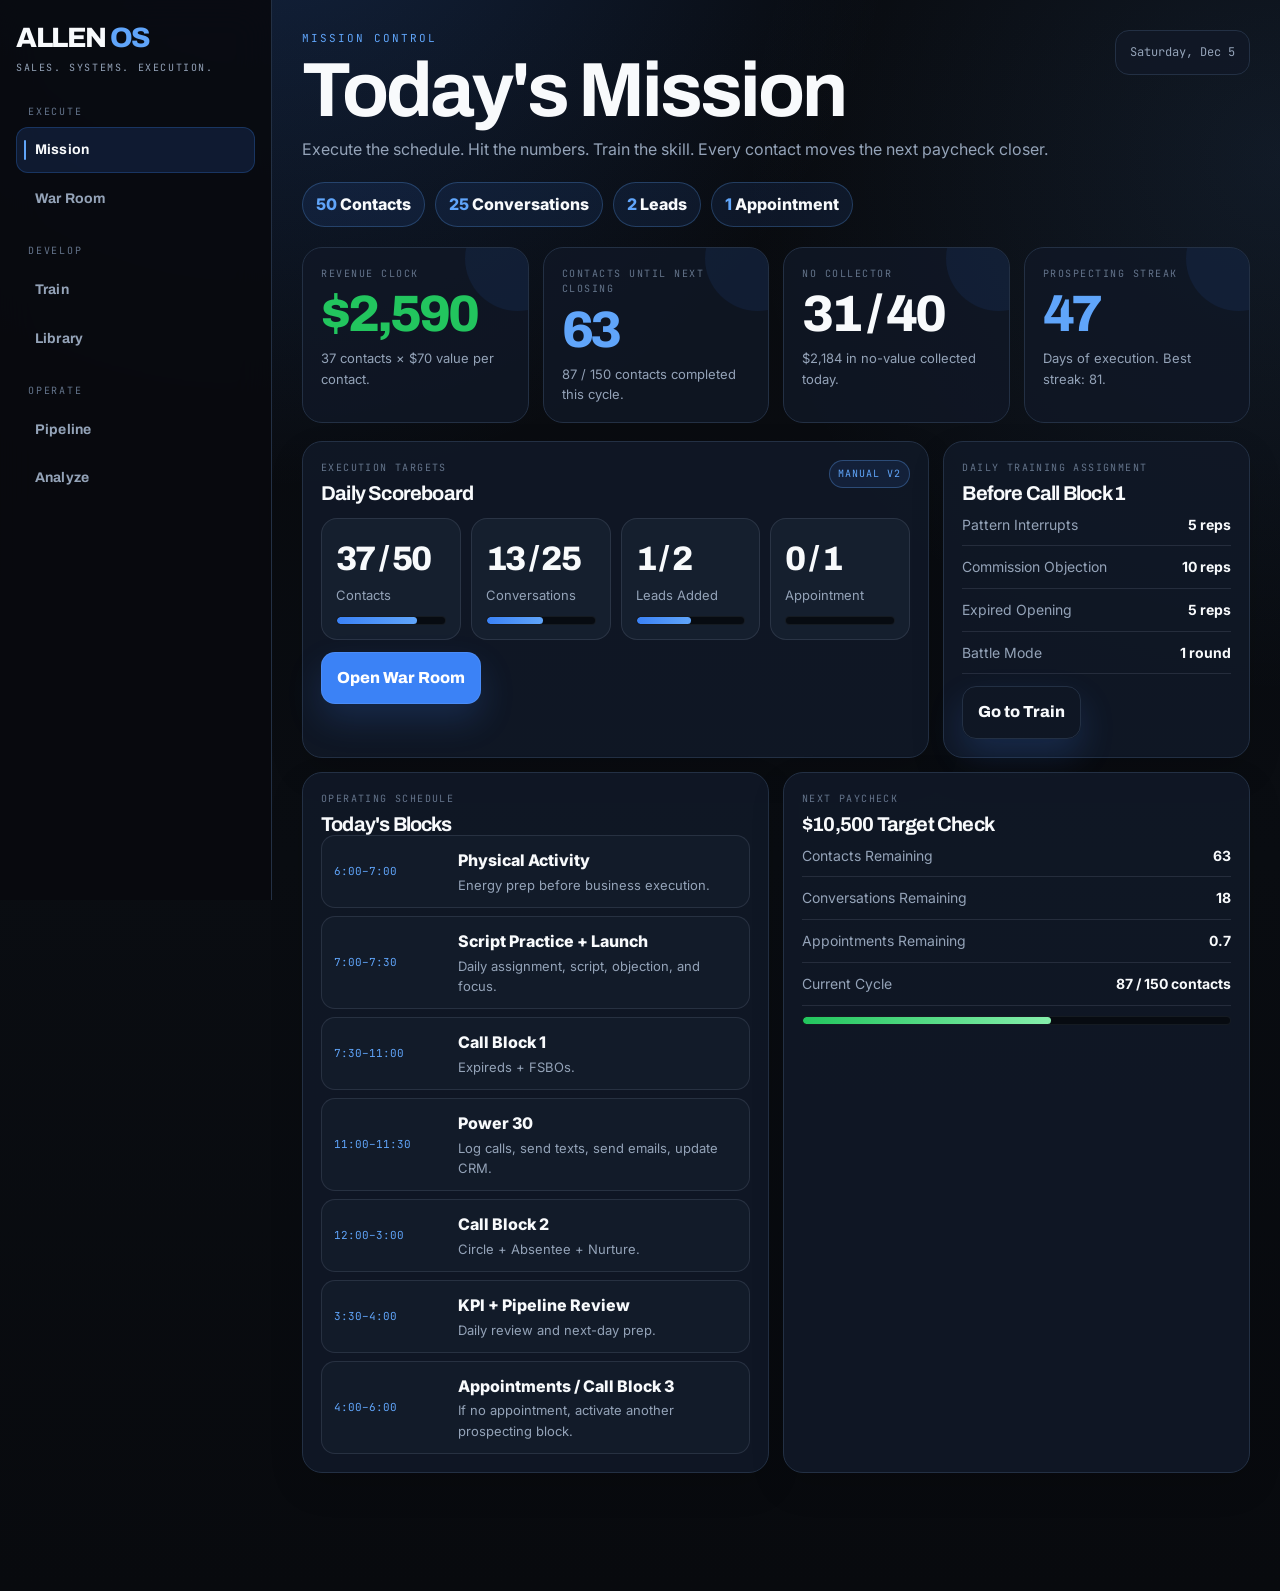
<file: index.html>
<!DOCTYPE html>
<html lang="en">
<head>
<meta charset="UTF-8" />
<meta name="viewport" content="width=device-width, initial-scale=1.0" />
<title>ALLEN OS · Mission</title>
<link rel="preconnect" href="https://fonts.googleapis.com">
<link rel="preconnect" href="https://fonts.gstatic.com" crossorigin>
<link href="https://fonts.googleapis.com/css2?family=Archivo:wght@600;700;800&family=Inter:wght@400;500;600;700&family=JetBrains+Mono:wght@500;600&display=swap" rel="stylesheet">
<link rel="stylesheet" href="assets/css/style.css" />
</head>
<body>
<div class="app-shell">
  
<aside class="sidebar">
  <div class="logo">ALLEN <span>OS</span></div>
  <div class="subbrand">Sales. Systems. Execution.</div>
  <nav class="nav">
    <div class="nav-title">Execute</div>
    <a class="active" href="index.html">Mission</a>
    <a class="" href="war-room.html">War Room</a>
    <div class="nav-title">Develop</div>
    <a class="" href="pages/train.html">Train</a>
    <a class="" href="pages/library.html">Library</a>
    <div class="nav-title">Operate</div>
    <a class="" href="pages/pipeline.html">Pipeline</a>
    <a class="" href="pages/analyze.html">Analyze</a>
  </nav>
</aside>

  <main class="main">
    <div class="topbar">
      <div>
        <div class="eyebrow">Mission Control</div>
        <h1>Today's Mission</h1>
        <p class="lede">Execute the schedule. Hit the numbers. Train the skill. Every contact moves the next paycheck closer.</p>
        <div class="mission-line">
          <div class="mission-chip"><span>50</span> Contacts</div>
          <div class="mission-chip"><span>25</span> Conversations</div>
          <div class="mission-chip"><span>2</span> Leads</div>
          <div class="mission-chip"><span>1</span> Appointment</div>
        </div>
      </div>
      <div class="date-pill" data-date>Today</div>
    </div>

    <section class="widget-row">
      <div class="widget">
        <div class="label">Revenue Clock</div>
        <div class="value green">$2,590</div>
        <p>37 contacts × $70 value per contact.</p>
      </div>
      <div class="widget">
        <div class="label">Contacts Until Next Closing</div>
        <div class="value blue">63</div>
        <p>87 / 150 contacts completed this cycle.</p>
      </div>
      <div class="widget">
        <div class="label">No Collector</div>
        <div class="value">31 / 40</div>
        <p>$2,184 in no-value collected today.</p>
      </div>
      <div class="widget">
        <div class="label">Prospecting Streak</div>
        <div class="value blue">47</div>
        <p>Days of execution. Best streak: 81.</p>
      </div>
    </section>

    <section class="grid">
      <div class="card span-8">
        <div class="card-head">
          <div><div class="mini-label">Execution Targets</div><h3>Daily Scoreboard</h3></div>
          <span class="badge blue">Manual V2</span>
        </div>
        <div class="mission-grid">
          <div class="mission-box"><div class="num">37 / 50</div><div class="txt">Contacts</div><div class="progress"><div class="bar" style="width:74%"></div></div></div>
          <div class="mission-box"><div class="num">13 / 25</div><div class="txt">Conversations</div><div class="progress"><div class="bar" style="width:52%"></div></div></div>
          <div class="mission-box"><div class="num">1 / 2</div><div class="txt">Leads Added</div><div class="progress"><div class="bar" style="width:50%"></div></div></div>
          <div class="mission-box"><div class="num">0 / 1</div><div class="txt">Appointment</div><div class="progress"><div class="bar red" style="width:0%"></div></div></div>
        </div>
        <a class="action-button" href="war-room.html">Open War Room</a>
      </div>

      <div class="card span-4">
        <div class="mini-label">Daily Training Assignment</div>
        <h3>Before Call Block 1</h3>
        <div class="row"><span>Pattern Interrupts</span><b>5 reps</b></div>
        <div class="row"><span>Commission Objection</span><b>10 reps</b></div>
        <div class="row"><span>Expired Opening</span><b>5 reps</b></div>
        <div class="row"><span>Battle Mode</span><b>1 round</b></div>
        <a class="action-button secondary" href="pages/train.html">Go to Train</a>
      </div>

      <div class="card span-6">
        <div class="mini-label">Operating Schedule</div>
        <h3>Today's Blocks</h3>
        <div class="schedule-list">
          <div class="schedule-item"><div class="time">6:00–7:00</div><div><div class="title">Physical Activity</div><div class="detail">Energy prep before business execution.</div></div></div>
          <div class="schedule-item"><div class="time">7:00–7:30</div><div><div class="title">Script Practice + Launch</div><div class="detail">Daily assignment, script, objection, and focus.</div></div></div>
          <div class="schedule-item"><div class="time">7:30–11:00</div><div><div class="title">Call Block 1</div><div class="detail">Expireds + FSBOs.</div></div></div>
          <div class="schedule-item"><div class="time">11:00–11:30</div><div><div class="title">Power 30</div><div class="detail">Log calls, send texts, send emails, update CRM.</div></div></div>
          <div class="schedule-item"><div class="time">12:00–3:00</div><div><div class="title">Call Block 2</div><div class="detail">Circle + Absentee + Nurture.</div></div></div>
          <div class="schedule-item"><div class="time">3:30–4:00</div><div><div class="title">KPI + Pipeline Review</div><div class="detail">Daily review and next-day prep.</div></div></div>
          <div class="schedule-item"><div class="time">4:00–6:00</div><div><div class="title">Appointments / Call Block 3</div><div class="detail">If no appointment, activate another prospecting block.</div></div></div>
        </div>
      </div>

      <div class="card span-6">
        <div class="mini-label">Next Paycheck</div>
        <h3>$10,500 Target Check</h3>
        <div class="row"><span>Contacts Remaining</span><b>63</b></div>
        <div class="row"><span>Conversations Remaining</span><b>18</b></div>
        <div class="row"><span>Appointments Remaining</span><b>0.7</b></div>
        <div class="row"><span>Current Cycle</span><b>87 / 150 contacts</b></div>
        <div class="progress"><div class="bar green" style="width:58%"></div></div>
      </div>
    </section>
  </main>
</div>

<nav class="mobile-nav">
  <a class="active" href="index.html">Mission</a>
  <a class="" href="war-room.html">War</a>
  <a class="" href="pages/train.html">Train</a>
  <a class="" href="pages/library.html">Library</a>
  <a class="" href="pages/analyze.html">Analyze</a>
</nav>

<script src="assets/js/app.js"></script>
</body>
</html>
</file>
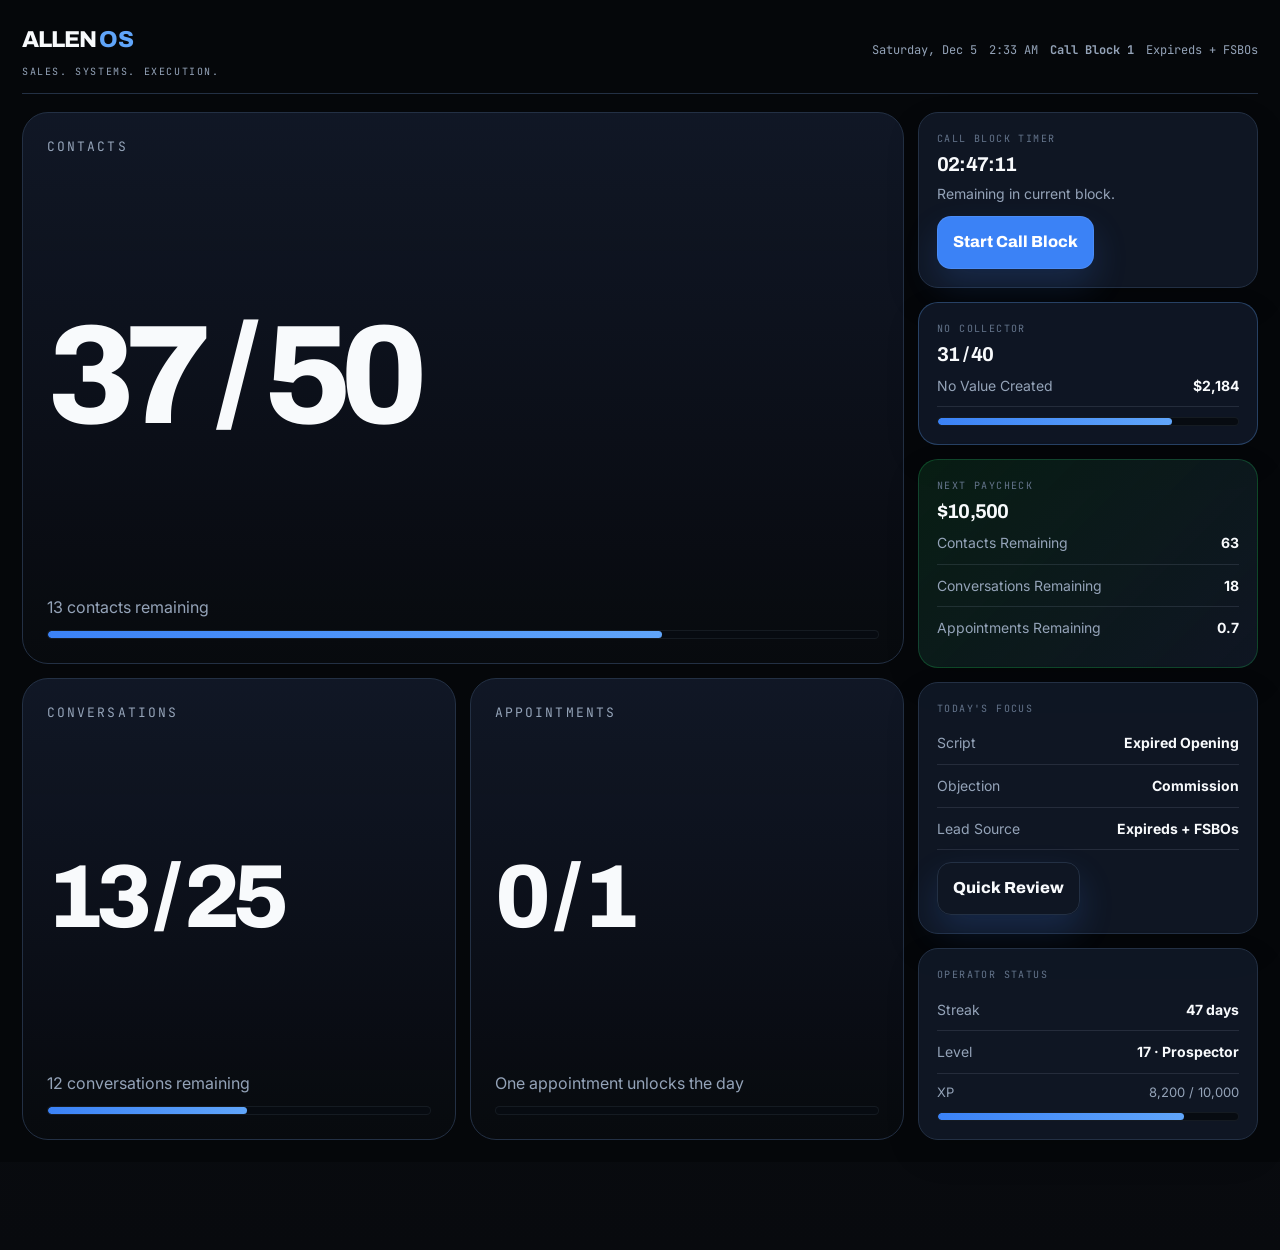
<file: war-room.html>
<!DOCTYPE html>
<html lang="en">
<head>
<meta charset="UTF-8" />
<meta name="viewport" content="width=device-width, initial-scale=1.0" />
<title>ALLEN OS · War Room</title>
<link rel="preconnect" href="https://fonts.googleapis.com">
<link rel="preconnect" href="https://fonts.gstatic.com" crossorigin>
<link href="https://fonts.googleapis.com/css2?family=Archivo:wght@600;700;800&family=Inter:wght@400;500;600;700&family=JetBrains+Mono:wght@500;600&display=swap" rel="stylesheet">
<link rel="stylesheet" href="assets/css/style.css" />
</head>
<body>
<div class="war-shell">
  <div class="war-top">
    <div>
      <div class="war-logo">ALLEN <span>OS</span></div>
      <div class="subbrand" style="margin:6px 0 0">Sales. Systems. Execution.</div>
    </div>
    <div class="war-meta">
      <span data-date>Today</span>
      <span data-time>Now</span>
      <span><b>Call Block 1</b></span>
      <span>Expireds + FSBOs</span>
    </div>
  </div>

  <div class="war-grid">
    <section class="scoreboard">
      <div class="score-card primary">
        <div class="score-label">Contacts</div>
        <div class="score-value">37 / 50</div>
        <div>
          <div class="score-goal">13 contacts remaining</div>
          <div class="progress"><div class="bar" style="width:74%"></div></div>
        </div>
      </div>

      <div class="score-card">
        <div class="score-label">Conversations</div>
        <div class="score-value">13 / 25</div>
        <div>
          <div class="score-goal">12 conversations remaining</div>
          <div class="progress"><div class="bar" style="width:52%"></div></div>
        </div>
      </div>

      <div class="score-card">
        <div class="score-label">Appointments</div>
        <div class="score-value">0 / 1</div>
        <div>
          <div class="score-goal">One appointment unlocks the day</div>
          <div class="progress"><div class="bar red" style="width:0%"></div></div>
        </div>
      </div>
    </section>

    <aside class="side-stack">
      <div class="card">
        <div class="mini-label">Call Block Timer</div>
        <h3>02:47:11</h3>
        <p class="lede" style="font-size:14px;margin-top:8px">Remaining in current block.</p>
        <a class="action-button" href="#">Start Call Block</a>
      </div>

      <div class="card no-card">
        <div class="mini-label">No Collector</div>
        <h3>31 / 40</h3>
        <div class="row"><span>No Value Created</span><b>$2,184</b></div>
        <div class="progress"><div class="bar" style="width:78%"></div></div>
      </div>

      <div class="card next-paycheck">
        <div class="mini-label">Next Paycheck</div>
        <h3>$10,500</h3>
        <div class="row"><span>Contacts Remaining</span><b>63</b></div>
        <div class="row"><span>Conversations Remaining</span><b>18</b></div>
        <div class="row"><span>Appointments Remaining</span><b>0.7</b></div>
      </div>

      <div class="card">
        <div class="mini-label">Today's Focus</div>
        <div class="row"><span>Script</span><b>Expired Opening</b></div>
        <div class="row"><span>Objection</span><b>Commission</b></div>
        <div class="row"><span>Lead Source</span><b>Expireds + FSBOs</b></div>
        <a class="action-button secondary" href="pages/train.html">Quick Review</a>
      </div>

      <div class="card">
        <div class="mini-label">Operator Status</div>
        <div class="row"><span>Streak</span><b>47 days</b></div>
        <div class="row"><span>Level</span><b>17 · Prospector</b></div>
        <div class="xp-title"><span>XP</span><span>8,200 / 10,000</span></div>
        <div class="progress"><div class="bar" style="width:82%"></div></div>
      </div>
    </aside>
  </div>
</div>
<nav class="mobile-nav">
  <a href="index.html">Mission</a>
  <a class="active" href="war-room.html">War</a>
  <a href="pages/train.html">Train</a>
  <a href="pages/library.html">Library</a>
  <a href="pages/analyze.html">Analyze</a>
</nav>
<script src="assets/js/app.js"></script>
</body>
</html>
</file>
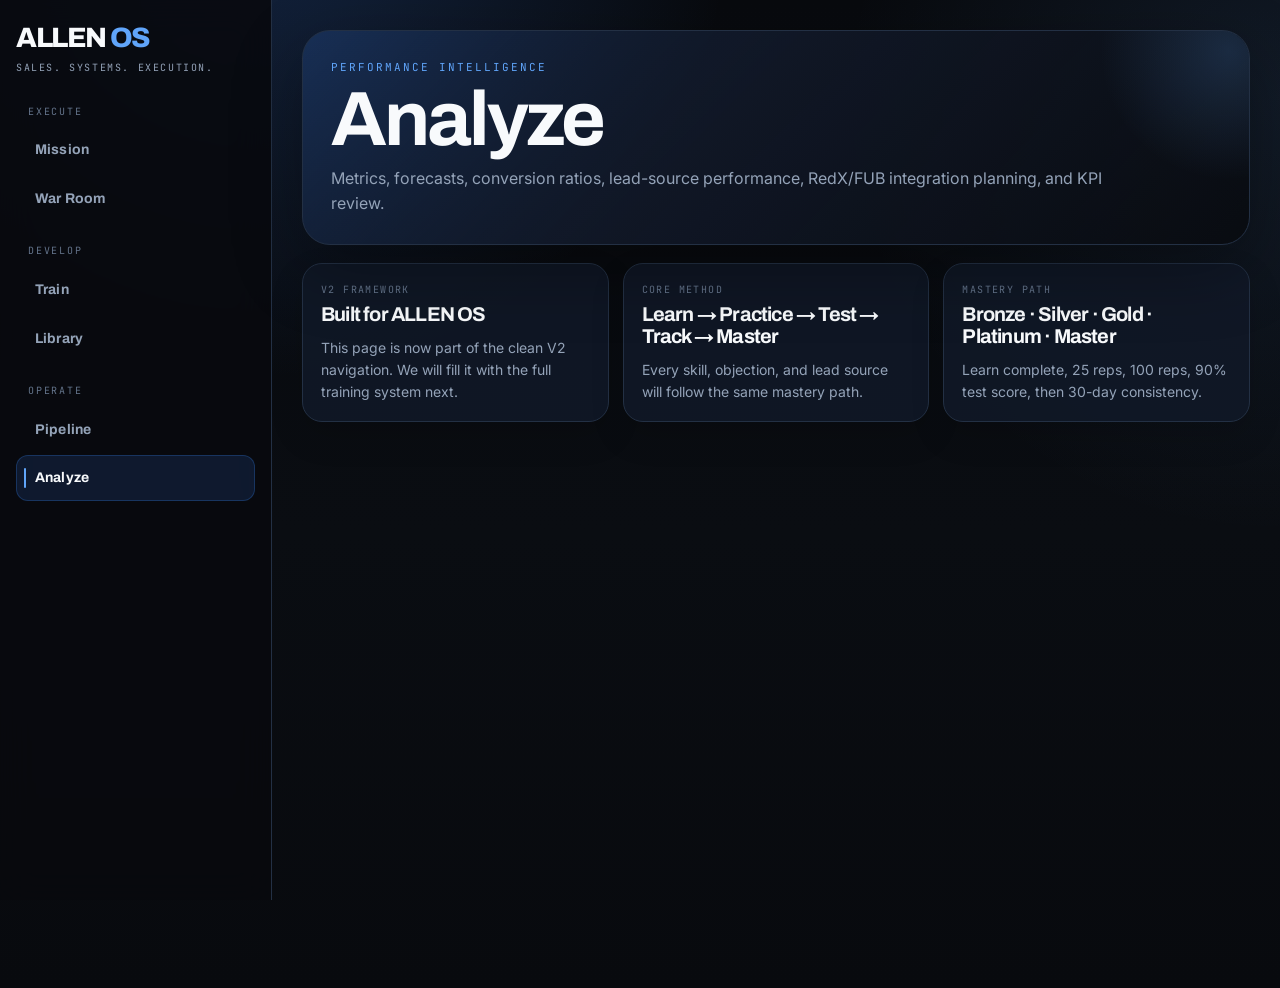
<file: pages/analyze.html>
<!DOCTYPE html>
<html lang="en">
<head>
<meta charset="UTF-8" />
<meta name="viewport" content="width=device-width, initial-scale=1.0" />
<title>ALLEN OS · Analyze</title>
<link rel="preconnect" href="https://fonts.googleapis.com">
<link rel="preconnect" href="https://fonts.gstatic.com" crossorigin>
<link href="https://fonts.googleapis.com/css2?family=Archivo:wght@600;700;800&family=Inter:wght@400;500;600;700&family=JetBrains+Mono:wght@500;600&display=swap" rel="stylesheet">
<link rel="stylesheet" href="../assets/css/style.css" />
</head>
<body>
<div class="app-shell">

<aside class="sidebar">
  <div class="logo">ALLEN <span>OS</span></div>
  <div class="subbrand">Sales. Systems. Execution.</div>
  <nav class="nav">
    <div class="nav-title">Execute</div>
    <a class="" href="../index.html">Mission</a>
    <a class="" href="../war-room.html">War Room</a>
    <div class="nav-title">Develop</div>
    <a class="" href="../pages/train.html">Train</a>
    <a class="" href="../pages/library.html">Library</a>
    <div class="nav-title">Operate</div>
    <a class="" href="../pages/pipeline.html">Pipeline</a>
    <a class="active" href="../pages/analyze.html">Analyze</a>
  </nav>
</aside>

<main class="main">
  <div class="hero">
    <div class="eyebrow">Performance Intelligence</div>
    <h1>Analyze</h1>
    <p class="lede">Metrics, forecasts, conversion ratios, lead-source performance, RedX/FUB integration planning, and KPI review.</p>
  </div>
  <section class="grid">
    <div class="card span-4"><div class="mini-label">V2 Framework</div><h3>Built for ALLEN OS</h3><p class="lede" style="font-size:14px">This page is now part of the clean V2 navigation. We will fill it with the full training system next.</p></div>
    <div class="card span-4"><div class="mini-label">Core Method</div><h3>Learn → Practice → Test → Track → Master</h3><p class="lede" style="font-size:14px">Every skill, objection, and lead source will follow the same mastery path.</p></div>
    <div class="card span-4"><div class="mini-label">Mastery Path</div><h3>Bronze · Silver · Gold · Platinum · Master</h3><p class="lede" style="font-size:14px">Learn complete, 25 reps, 100 reps, 90% test score, then 30-day consistency.</p></div>
  </section>
</main>
</div>

<nav class="mobile-nav">
  <a class="" href="../index.html">Mission</a>
  <a class="" href="../war-room.html">War</a>
  <a class="" href="../pages/train.html">Train</a>
  <a class="" href="../pages/library.html">Library</a>
  <a class="active" href="../pages/analyze.html">Analyze</a>
</nav>

<script src="../assets/js/app.js"></script>
</body>
</html>
</file>
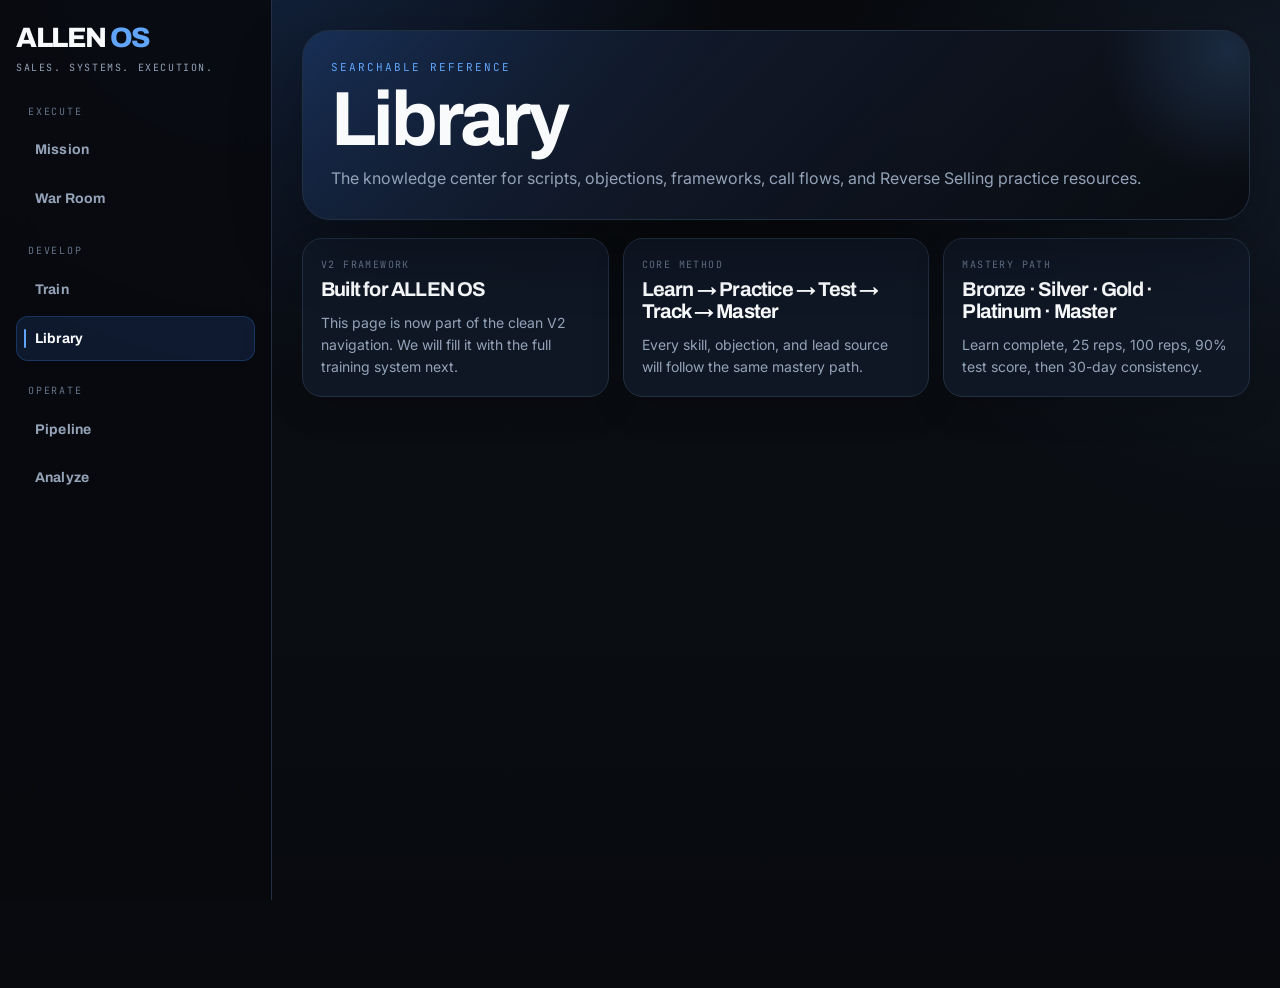
<file: pages/library.html>
<!DOCTYPE html>
<html lang="en">
<head>
<meta charset="UTF-8" />
<meta name="viewport" content="width=device-width, initial-scale=1.0" />
<title>ALLEN OS · Library</title>
<link rel="preconnect" href="https://fonts.googleapis.com">
<link rel="preconnect" href="https://fonts.gstatic.com" crossorigin>
<link href="https://fonts.googleapis.com/css2?family=Archivo:wght@600;700;800&family=Inter:wght@400;500;600;700&family=JetBrains+Mono:wght@500;600&display=swap" rel="stylesheet">
<link rel="stylesheet" href="../assets/css/style.css" />
</head>
<body>
<div class="app-shell">

<aside class="sidebar">
  <div class="logo">ALLEN <span>OS</span></div>
  <div class="subbrand">Sales. Systems. Execution.</div>
  <nav class="nav">
    <div class="nav-title">Execute</div>
    <a class="" href="../index.html">Mission</a>
    <a class="" href="../war-room.html">War Room</a>
    <div class="nav-title">Develop</div>
    <a class="" href="../pages/train.html">Train</a>
    <a class="active" href="../pages/library.html">Library</a>
    <div class="nav-title">Operate</div>
    <a class="" href="../pages/pipeline.html">Pipeline</a>
    <a class="" href="../pages/analyze.html">Analyze</a>
  </nav>
</aside>

<main class="main">
  <div class="hero">
    <div class="eyebrow">Searchable Reference</div>
    <h1>Library</h1>
    <p class="lede">The knowledge center for scripts, objections, frameworks, call flows, and Reverse Selling practice resources.</p>
  </div>
  <section class="grid">
    <div class="card span-4"><div class="mini-label">V2 Framework</div><h3>Built for ALLEN OS</h3><p class="lede" style="font-size:14px">This page is now part of the clean V2 navigation. We will fill it with the full training system next.</p></div>
    <div class="card span-4"><div class="mini-label">Core Method</div><h3>Learn → Practice → Test → Track → Master</h3><p class="lede" style="font-size:14px">Every skill, objection, and lead source will follow the same mastery path.</p></div>
    <div class="card span-4"><div class="mini-label">Mastery Path</div><h3>Bronze · Silver · Gold · Platinum · Master</h3><p class="lede" style="font-size:14px">Learn complete, 25 reps, 100 reps, 90% test score, then 30-day consistency.</p></div>
  </section>
</main>
</div>

<nav class="mobile-nav">
  <a class="" href="../index.html">Mission</a>
  <a class="" href="../war-room.html">War</a>
  <a class="" href="../pages/train.html">Train</a>
  <a class="active" href="../pages/library.html">Library</a>
  <a class="" href="../pages/analyze.html">Analyze</a>
</nav>

<script src="../assets/js/app.js"></script>
</body>
</html>
</file>
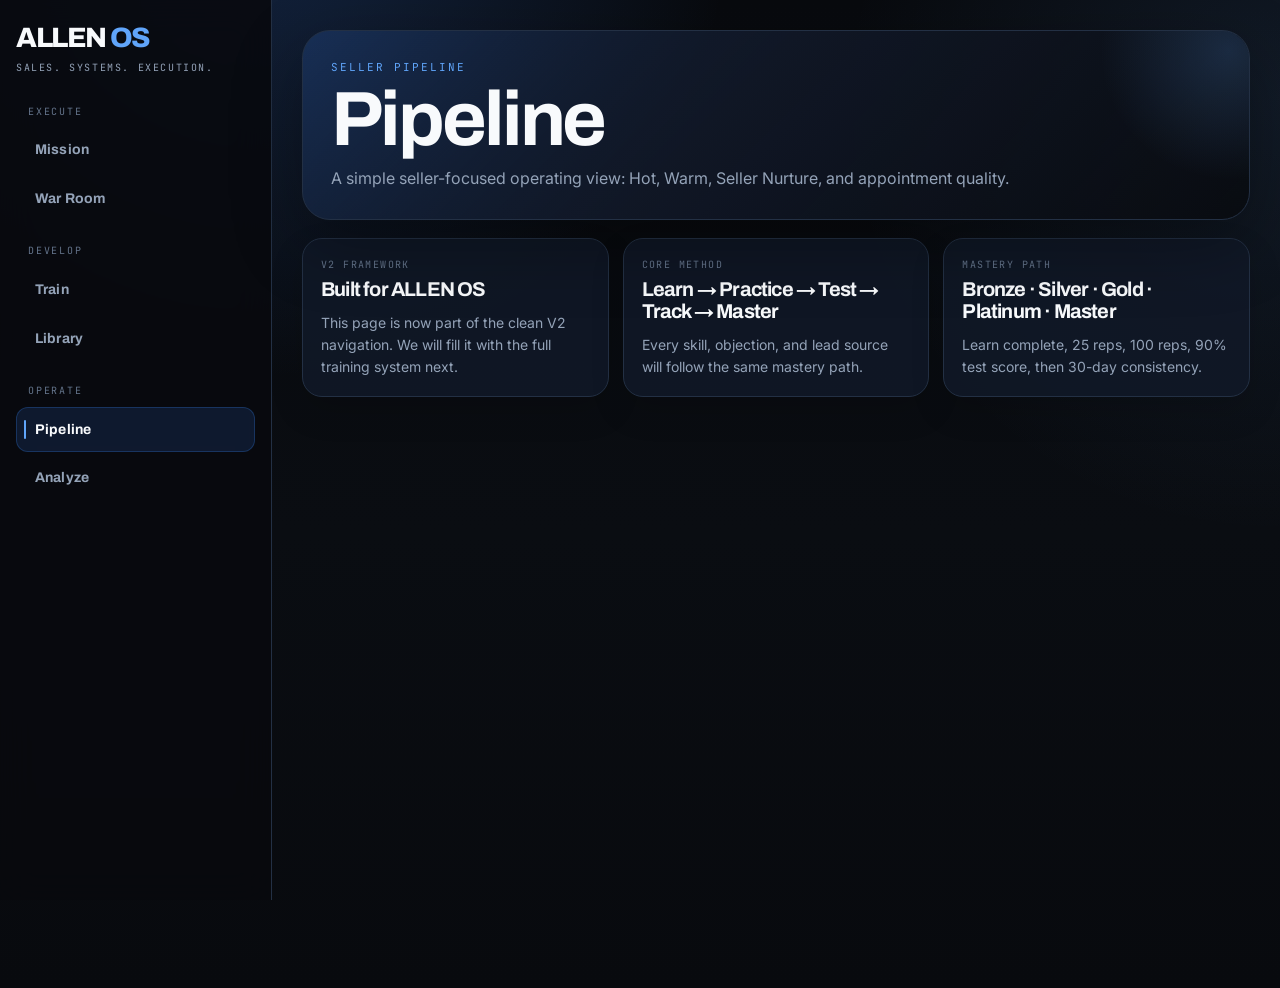
<file: pages/pipeline.html>
<!DOCTYPE html>
<html lang="en">
<head>
<meta charset="UTF-8" />
<meta name="viewport" content="width=device-width, initial-scale=1.0" />
<title>ALLEN OS · Pipeline</title>
<link rel="preconnect" href="https://fonts.googleapis.com">
<link rel="preconnect" href="https://fonts.gstatic.com" crossorigin>
<link href="https://fonts.googleapis.com/css2?family=Archivo:wght@600;700;800&family=Inter:wght@400;500;600;700&family=JetBrains+Mono:wght@500;600&display=swap" rel="stylesheet">
<link rel="stylesheet" href="../assets/css/style.css" />
</head>
<body>
<div class="app-shell">

<aside class="sidebar">
  <div class="logo">ALLEN <span>OS</span></div>
  <div class="subbrand">Sales. Systems. Execution.</div>
  <nav class="nav">
    <div class="nav-title">Execute</div>
    <a class="" href="../index.html">Mission</a>
    <a class="" href="../war-room.html">War Room</a>
    <div class="nav-title">Develop</div>
    <a class="" href="../pages/train.html">Train</a>
    <a class="" href="../pages/library.html">Library</a>
    <div class="nav-title">Operate</div>
    <a class="active" href="../pages/pipeline.html">Pipeline</a>
    <a class="" href="../pages/analyze.html">Analyze</a>
  </nav>
</aside>

<main class="main">
  <div class="hero">
    <div class="eyebrow">Seller Pipeline</div>
    <h1>Pipeline</h1>
    <p class="lede">A simple seller-focused operating view: Hot, Warm, Seller Nurture, and appointment quality.</p>
  </div>
  <section class="grid">
    <div class="card span-4"><div class="mini-label">V2 Framework</div><h3>Built for ALLEN OS</h3><p class="lede" style="font-size:14px">This page is now part of the clean V2 navigation. We will fill it with the full training system next.</p></div>
    <div class="card span-4"><div class="mini-label">Core Method</div><h3>Learn → Practice → Test → Track → Master</h3><p class="lede" style="font-size:14px">Every skill, objection, and lead source will follow the same mastery path.</p></div>
    <div class="card span-4"><div class="mini-label">Mastery Path</div><h3>Bronze · Silver · Gold · Platinum · Master</h3><p class="lede" style="font-size:14px">Learn complete, 25 reps, 100 reps, 90% test score, then 30-day consistency.</p></div>
  </section>
</main>
</div>

<nav class="mobile-nav">
  <a class="" href="../index.html">Mission</a>
  <a class="" href="../war-room.html">War</a>
  <a class="" href="../pages/train.html">Train</a>
  <a class="" href="../pages/library.html">Library</a>
  <a class="" href="../pages/analyze.html">Analyze</a>
</nav>

<script src="../assets/js/app.js"></script>
</body>
</html>
</file>
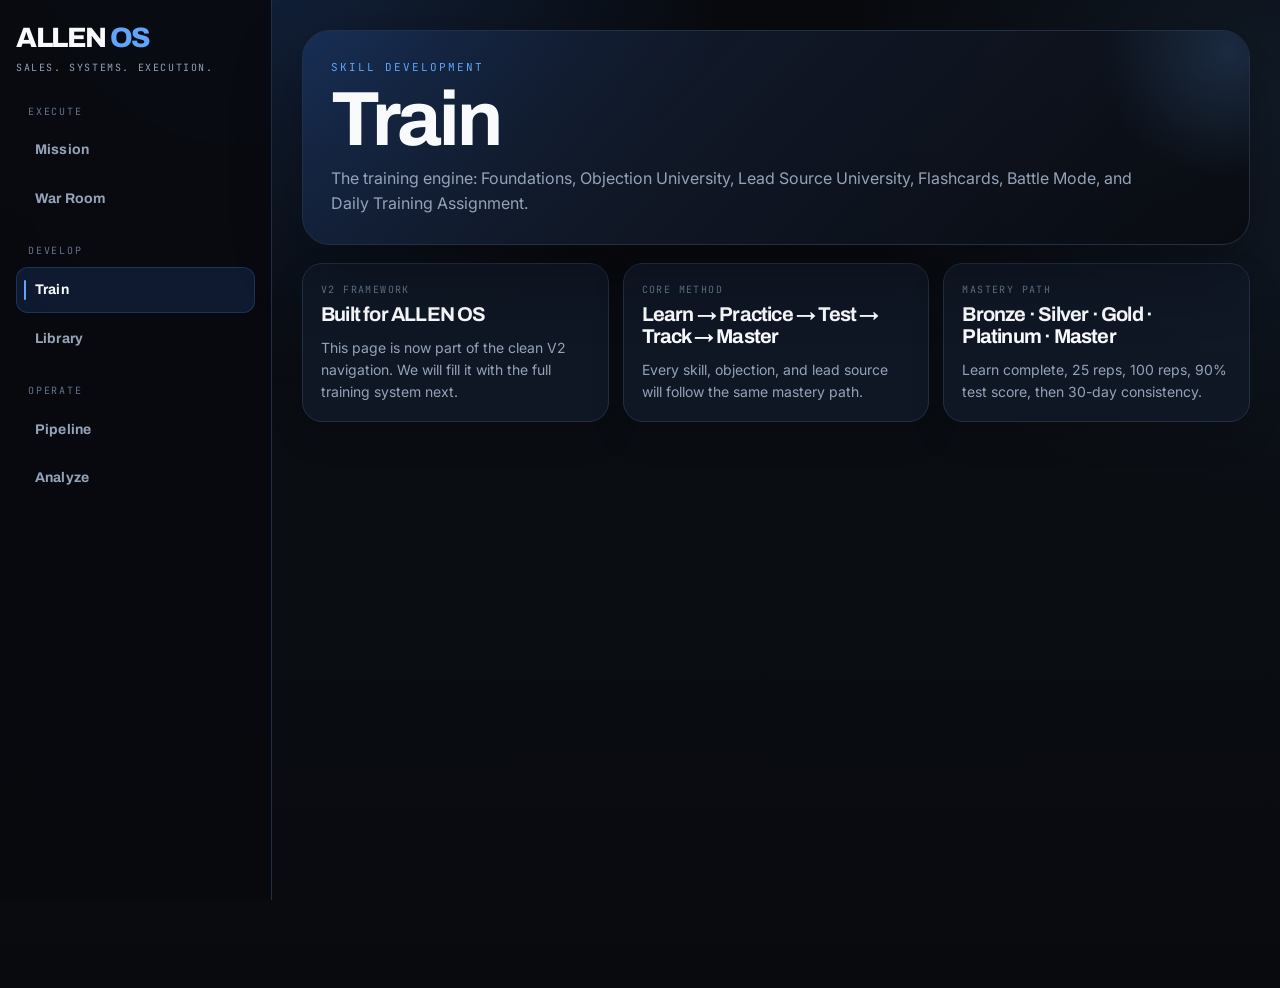
<file: pages/train.html>
<!DOCTYPE html>
<html lang="en">
<head>
<meta charset="UTF-8" />
<meta name="viewport" content="width=device-width, initial-scale=1.0" />
<title>ALLEN OS · Train</title>
<link rel="preconnect" href="https://fonts.googleapis.com">
<link rel="preconnect" href="https://fonts.gstatic.com" crossorigin>
<link href="https://fonts.googleapis.com/css2?family=Archivo:wght@600;700;800&family=Inter:wght@400;500;600;700&family=JetBrains+Mono:wght@500;600&display=swap" rel="stylesheet">
<link rel="stylesheet" href="../assets/css/style.css" />
</head>
<body>
<div class="app-shell">

<aside class="sidebar">
  <div class="logo">ALLEN <span>OS</span></div>
  <div class="subbrand">Sales. Systems. Execution.</div>
  <nav class="nav">
    <div class="nav-title">Execute</div>
    <a class="" href="../index.html">Mission</a>
    <a class="" href="../war-room.html">War Room</a>
    <div class="nav-title">Develop</div>
    <a class="active" href="../pages/train.html">Train</a>
    <a class="" href="../pages/library.html">Library</a>
    <div class="nav-title">Operate</div>
    <a class="" href="../pages/pipeline.html">Pipeline</a>
    <a class="" href="../pages/analyze.html">Analyze</a>
  </nav>
</aside>

<main class="main">
  <div class="hero">
    <div class="eyebrow">Skill Development</div>
    <h1>Train</h1>
    <p class="lede">The training engine: Foundations, Objection University, Lead Source University, Flashcards, Battle Mode, and Daily Training Assignment.</p>
  </div>
  <section class="grid">
    <div class="card span-4"><div class="mini-label">V2 Framework</div><h3>Built for ALLEN OS</h3><p class="lede" style="font-size:14px">This page is now part of the clean V2 navigation. We will fill it with the full training system next.</p></div>
    <div class="card span-4"><div class="mini-label">Core Method</div><h3>Learn → Practice → Test → Track → Master</h3><p class="lede" style="font-size:14px">Every skill, objection, and lead source will follow the same mastery path.</p></div>
    <div class="card span-4"><div class="mini-label">Mastery Path</div><h3>Bronze · Silver · Gold · Platinum · Master</h3><p class="lede" style="font-size:14px">Learn complete, 25 reps, 100 reps, 90% test score, then 30-day consistency.</p></div>
  </section>
</main>
</div>

<nav class="mobile-nav">
  <a class="" href="../index.html">Mission</a>
  <a class="" href="../war-room.html">War</a>
  <a class="active" href="../pages/train.html">Train</a>
  <a class="" href="../pages/library.html">Library</a>
  <a class="" href="../pages/analyze.html">Analyze</a>
</nav>

<script src="../assets/js/app.js"></script>
</body>
</html>
</file>
<file: assets/css/style.css>
:root{
  --bg:#080A0E;
  --bg-soft:#0C1118;
  --panel:#111827;
  --panel-2:#151F2E;
  --panel-3:#0E1623;
  --line:#233044;
  --line-soft:rgba(148,163,184,.16);
  --text:#F8FAFC;
  --muted:#94A3B8;
  --faint:#64748B;
  --blue:#3B82F6;
  --blue-2:#60A5FA;
  --blue-soft:rgba(59,130,246,.14);
  --green:#22C55E;
  --green-soft:rgba(34,197,94,.12);
  --red:#EF4444;
  --red-soft:rgba(239,68,68,.12);
  --shadow:0 24px 70px rgba(0,0,0,.32);
  --display:'Archivo',system-ui,sans-serif;
  --body:'Inter',system-ui,sans-serif;
  --mono:'JetBrains Mono',monospace;
}
*{box-sizing:border-box;margin:0;padding:0}
html{scroll-behavior:smooth}
body{
  background:
    radial-gradient(circle at 20% -10%, rgba(59,130,246,.22), transparent 32%),
    radial-gradient(circle at 100% 10%, rgba(96,165,250,.10), transparent 28%),
    linear-gradient(180deg,#080A0E 0%,#0A0D12 54%,#080A0E 100%);
  color:var(--text);
  font-family:var(--body);
  line-height:1.55;
  min-height:100vh;
  padding-bottom:88px;
}
a{color:inherit;text-decoration:none}
.app-shell{display:grid;grid-template-columns:272px 1fr;min-height:100vh}
.sidebar{
  position:sticky;top:0;height:100vh;overflow:auto;
  padding:24px 16px;border-right:1px solid var(--line);
  background:rgba(8,10,14,.88);backdrop-filter:blur(18px);
}
.logo{
  font-family:var(--display);font-weight:800;font-size:28px;letter-spacing:-.05em;line-height:1;
}
.logo span{color:var(--blue-2)}
.subbrand{
  font-family:var(--mono);font-size:10px;letter-spacing:.16em;text-transform:uppercase;
  color:var(--muted);margin:8px 0 28px;
}
.nav-title{
  font-family:var(--mono);font-size:10px;letter-spacing:.18em;text-transform:uppercase;
  color:var(--faint);margin:22px 12px 8px;
}
.nav a{
  position:relative;display:block;border-radius:12px;padding:11px 14px 11px 18px;
  color:var(--muted);font-family:var(--display);font-weight:700;font-size:14px;letter-spacing:.01em;
  border:1px solid transparent;margin:3px 0;
}
.nav a:before{
  content:"";position:absolute;left:7px;top:12px;bottom:12px;width:2px;border-radius:99px;background:transparent;
}
.nav a.active,.nav a:hover{background:var(--blue-soft);border-color:rgba(59,130,246,.25);color:var(--text)}
.nav a.active:before{background:var(--blue-2)}
.main{padding:30px;max-width:1480px;width:100%;margin:0 auto}
.topbar{display:flex;justify-content:space-between;align-items:flex-start;gap:18px;margin-bottom:20px}
.eyebrow{
  font-family:var(--mono);font-size:11px;letter-spacing:.18em;text-transform:uppercase;color:var(--blue-2);
  margin-bottom:9px;
}
h1,h2,h3{font-family:var(--display);letter-spacing:-.04em}
h1{font-size:clamp(38px,6vw,78px);line-height:.9}
h2{font-size:clamp(25px,3vw,40px);line-height:1}
h3{font-size:20px;line-height:1.1}
.lede{color:var(--muted);max-width:820px;margin-top:12px;font-size:16px}
.date-pill,.status-pill{
  border:1px solid var(--line);background:rgba(17,24,39,.72);padding:12px 14px;border-radius:14px;
  color:var(--muted);font-family:var(--mono);font-size:12px;white-space:nowrap;
}
.status-pill b{color:var(--text)}
.hero{
  border:1px solid var(--line);border-radius:28px;padding:28px;background:
  linear-gradient(135deg,rgba(59,130,246,.18),rgba(17,24,39,.95) 44%,rgba(8,10,14,.82));
  box-shadow:var(--shadow);margin-bottom:18px;overflow:hidden;position:relative;
}
.hero:after{
  content:"";position:absolute;right:-110px;top:-110px;width:260px;height:260px;border-radius:999px;
  background:radial-gradient(circle,rgba(96,165,250,.18),transparent 70%);
}
.mission-line{
  display:flex;gap:10px;flex-wrap:wrap;margin-top:20px;position:relative;z-index:1;
}
.mission-chip{
  border:1px solid rgba(96,165,250,.26);background:rgba(59,130,246,.10);
  border-radius:999px;padding:9px 13px;color:var(--text);font-weight:800;
}
.mission-chip span{color:var(--blue-2)}
.grid{display:grid;grid-template-columns:repeat(12,1fr);gap:14px}
.card{
  background:rgba(17,24,39,.88);border:1px solid var(--line);border-radius:20px;padding:18px;
  box-shadow:0 14px 34px rgba(0,0,0,.14);
}
.span-12{grid-column:span 12}.span-8{grid-column:span 8}.span-6{grid-column:span 6}.span-4{grid-column:span 4}.span-3{grid-column:span 3}
.card-head{display:flex;justify-content:space-between;gap:12px;align-items:flex-start;margin-bottom:14px}
.mini-label{
  font-family:var(--mono);font-size:10px;letter-spacing:.14em;text-transform:uppercase;color:var(--faint);
  margin-bottom:6px;
}
.widget-row{display:grid;grid-template-columns:repeat(4,minmax(0,1fr));gap:14px;margin:18px 0}
.widget{
  background:rgba(17,24,39,.82);border:1px solid var(--line);border-radius:20px;padding:18px;position:relative;overflow:hidden;
}
.widget:after{content:"";position:absolute;right:-42px;top:-42px;width:105px;height:105px;border-radius:999px;background:rgba(59,130,246,.08)}
.widget .label{font-family:var(--mono);font-size:10px;letter-spacing:.15em;text-transform:uppercase;color:var(--faint);margin-bottom:8px}
.widget .value{font-family:var(--display);font-size:clamp(33px,4vw,56px);line-height:1;font-weight:800;letter-spacing:-.06em}
.widget .value.blue{color:var(--blue-2)}.widget .value.green{color:var(--green)}
.widget p{color:var(--muted);font-size:13px;margin-top:8px}
.progress{height:9px;background:#070B11;border-radius:99px;overflow:hidden;border:1px solid rgba(148,163,184,.10);margin-top:10px}
.bar{height:100%;background:linear-gradient(90deg,var(--blue),var(--blue-2));border-radius:99px}
.bar.green{background:linear-gradient(90deg,var(--green),#86EFAC)}
.bar.red{background:linear-gradient(90deg,var(--red),#FCA5A5)}
.row{display:flex;justify-content:space-between;gap:14px;padding:10px 0;border-bottom:1px solid var(--line-soft);color:var(--muted);font-size:14px}
.row:last-child{border-bottom:0}.row b{color:var(--text)}
.badge{
  font-family:var(--mono);font-size:10px;text-transform:uppercase;letter-spacing:.1em;border:1px solid var(--line);
  border-radius:999px;padding:5px 8px;color:var(--muted)
}
.badge.blue{color:var(--blue-2);border-color:rgba(96,165,250,.32);background:rgba(59,130,246,.10)}
.mission-grid{display:grid;grid-template-columns:repeat(4,1fr);gap:10px}
.mission-box{background:var(--panel-2);border:1px solid var(--line-soft);border-radius:16px;padding:14px}
.mission-box .num{font-family:var(--display);font-size:34px;font-weight:800;letter-spacing:-.05em}
.mission-box .txt{color:var(--muted);font-size:13px}
.schedule-list{display:grid;gap:8px}
.schedule-item{
  display:grid;grid-template-columns:112px 1fr;gap:12px;align-items:center;
  padding:12px;border:1px solid var(--line-soft);background:rgba(21,31,46,.62);border-radius:14px;
}
.schedule-item .time{font-family:var(--mono);font-size:11px;color:var(--blue-2)}
.schedule-item .title{font-weight:800}
.schedule-item .detail{color:var(--muted);font-size:13px;margin-top:2px}
.action-button{
  display:inline-flex;justify-content:center;align-items:center;text-align:center;background:var(--blue);
  color:white;border:1px solid rgba(255,255,255,.08);border-radius:14px;padding:13px 15px;
  font-family:var(--display);font-weight:800;margin-top:12px;box-shadow:0 16px 34px rgba(59,130,246,.18);
}
.action-button.secondary{background:transparent;color:var(--text);border-color:var(--line)}
/* WAR ROOM */
.war-shell{min-height:100vh;background:#05070A;padding:22px}
.war-top{
  display:flex;justify-content:space-between;gap:18px;align-items:center;border-bottom:1px solid var(--line);
  padding-bottom:14px;margin-bottom:18px;
}
.war-logo{font-family:var(--display);font-weight:800;font-size:23px;letter-spacing:-.04em}
.war-logo span{color:var(--blue-2)}
.war-meta{font-family:var(--mono);font-size:12px;color:var(--muted);display:flex;gap:12px;flex-wrap:wrap;justify-content:flex-end}
.war-grid{display:grid;grid-template-columns:minmax(0,1fr) 340px;gap:14px}
.scoreboard{display:grid;grid-template-columns:repeat(2,1fr);gap:14px}
.score-card{
  min-height:220px;background:linear-gradient(180deg,rgba(17,24,39,.96),rgba(8,10,14,.92));
  border:1px solid var(--line);border-radius:26px;padding:24px;display:flex;flex-direction:column;justify-content:space-between;
}
.score-card.primary{grid-column:span 2;min-height:310px}
.score-label{font-family:var(--mono);font-size:13px;letter-spacing:.16em;text-transform:uppercase;color:var(--muted)}
.score-value{font-family:var(--display);font-weight:800;font-size:clamp(68px,11vw,160px);line-height:.84;letter-spacing:-.08em}
.score-card:not(.primary) .score-value{font-size:clamp(50px,7vw,90px)}
.score-goal{color:var(--muted)}
.side-stack{display:grid;gap:14px}
.next-paycheck{
  border:1px solid rgba(34,197,94,.26);background:linear-gradient(135deg,rgba(34,197,94,.12),rgba(17,24,39,.86));
}
.no-card{border-color:rgba(96,165,250,.30)}
.xp-title{display:flex;justify-content:space-between;color:var(--muted);font-size:13px;margin-top:8px}
.mobile-nav{
  display:none;position:fixed;left:0;right:0;bottom:0;z-index:20;background:rgba(8,10,14,.94);
  border-top:1px solid var(--line);backdrop-filter:blur(16px);padding:8px 8px calc(8px + env(safe-area-inset-bottom));
}
.mobile-nav a{display:flex;align-items:center;justify-content:center;color:var(--muted);font-size:11px;font-weight:800;padding:8px 4px}
.mobile-nav a.active{color:var(--blue-2)}
@media(max-width:1100px){
  .app-shell{display:block}.sidebar{display:none}.main{padding:18px 14px}.mobile-nav{display:grid;grid-template-columns:repeat(5,1fr)}
  .grid{display:block}.card{margin-bottom:14px}.widget-row{grid-template-columns:1fr 1fr}.mission-grid{grid-template-columns:1fr 1fr}
  .war-grid{grid-template-columns:1fr}.scoreboard{grid-template-columns:1fr}.score-card.primary{grid-column:span 1}.war-shell{padding:14px}
}
@media(max-width:560px){
  .topbar,.war-top{display:block}.date-pill,.status-pill{display:inline-block;margin-top:12px}.widget-row,.mission-grid{grid-template-columns:1fr}
  .schedule-item{grid-template-columns:1fr}.score-card,.score-card.primary{min-height:180px}.score-value{font-size:76px!important}
  h1{font-size:46px}
}
</file>
